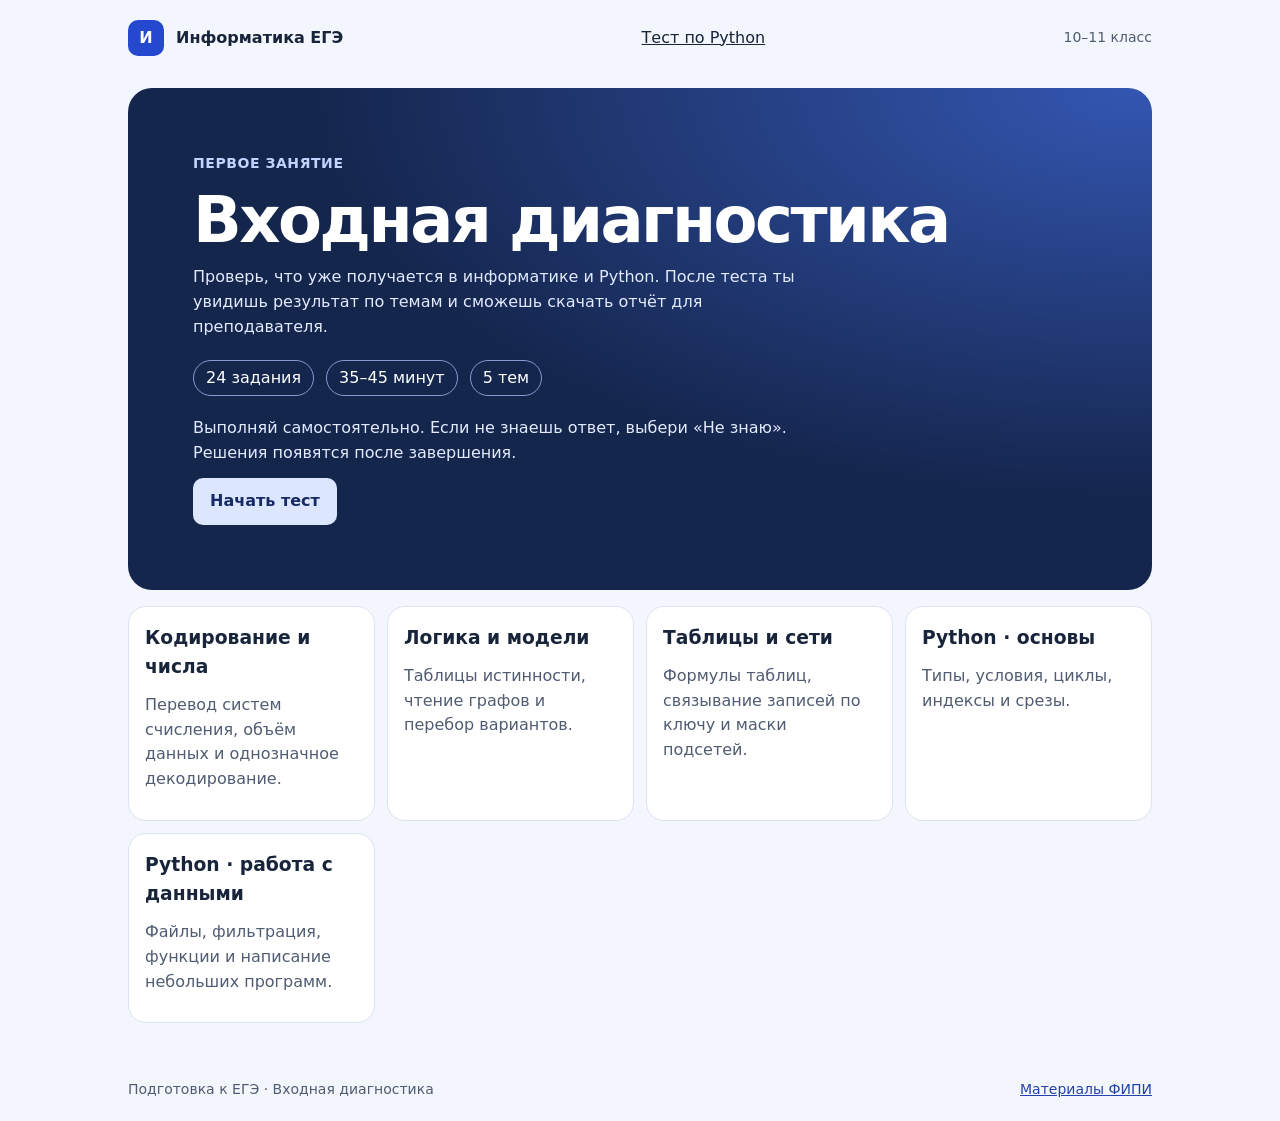
<file: index.html>
<!doctype html>
<html lang="ru">
<head>
<meta charset="utf-8">
<meta name="viewport" content="width=device-width, initial-scale=1">
<title>Входная диагностика · Информатика ЕГЭ</title>
<link rel="stylesheet" href="style.css">
<script defer src="questions.js"></script>
<script defer src="app.js"></script>
</head>
<body>
<header class="mast"><div><span class="brand">И</span><strong>Информатика ЕГЭ</strong></div><a href="python-met/" style="color: inherit; text-decoration: underline;">Тест по Python</a><span>10–11 класс</span></header>
<main id="app"></main>
<footer><span>Подготовка к ЕГЭ · Входная диагностика</span><a href="https://fipi.ru/ege/demoversii-specifikacii-kodifikatory">Материалы ФИПИ</a></footer>
</body>
</html>
</file>
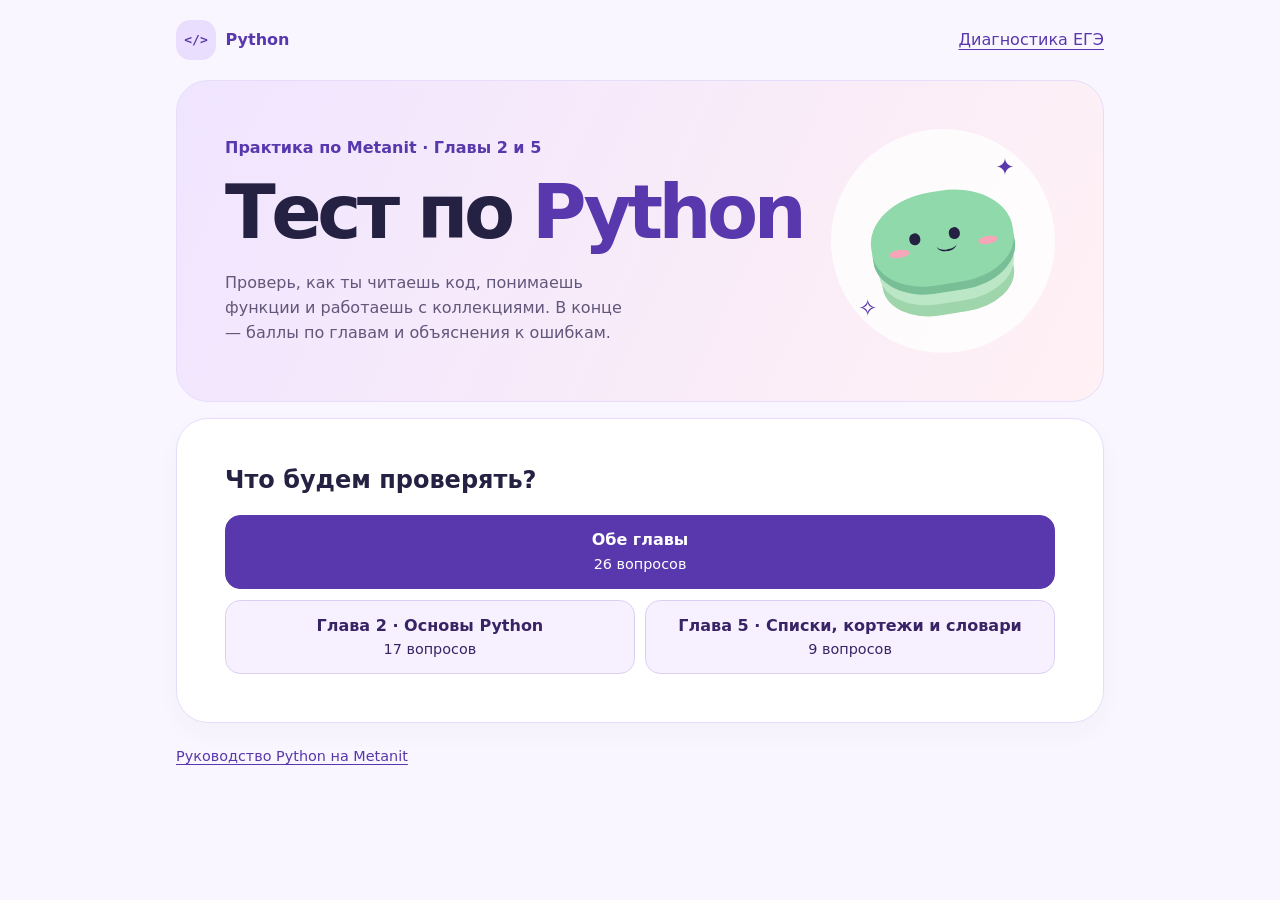
<file: python-met/index.html>
<!doctype html>
<html lang="ru">
<head>
  <meta charset="utf-8">
  <meta name="viewport" content="width=device-width, initial-scale=1">
  <meta name="description" content="Интерактивный тест по главам 2 и 5 руководства Python на Metanit с разбором ответов.">
  <title>Тест по Python · Главы 2 и 5</title>
  <link rel="stylesheet" href="style.css">
  <script defer src="questions.js"></script>
  <script defer src="app.js"></script>
</head>
<body>
  <header class="shell mast">
    <a class="brand" href="./"><span aria-hidden="true">&lt;/&gt;</span> Python</a>
    <a href="../">Диагностика ЕГЭ</a>
  </header>
  <main class="shell" id="app">
    <section class="hero">
      <div>
        <p class="eyebrow">Практика по Metanit · Главы 2 и 5</p>
        <h1>Тест по <em>Python</em></h1>
        <p>Проверь, как ты читаешь код, понимаешь функции и работаешь с коллекциями. В конце — баллы по главам и объяснения к ошибкам.</p>
      </div>
      <div class="mascot" aria-hidden="true">
        <span class="star first">✦</span><span class="star second">✧</span>
        <div class="snake"><span class="cheeks"></span><span class="smile"></span></div>
      </div>
    </section>
    <section class="panel">
      <h2>Что будем проверять?</h2>
      <div class="modes">
        <button data-chapters="2,5" type="button" class="primary">Обе главы <span>26 вопросов</span></button>
        <button data-chapters="2" type="button">Глава 2 · Основы Python <span>17 вопросов</span></button>
        <button data-chapters="5" type="button">Глава 5 · Списки, кортежи и словари <span>9 вопросов</span></button>
      </div>
    </section>
  </main>
  <footer class="shell"><a href="https://metanit.com/python/tutorial/">Руководство Python на Metanit</a></footer>
</body>
</html>
</file>
<file: style.css>
:root{color-scheme:light;--ink:#17243a;--sub:#505c72;--blue:#2549ce;--line:#dce3f0;--paper:#f3f6fc;font:16px/1.55 system-ui,sans-serif}
*{box-sizing:border-box}
body{margin:0;background:var(--paper);color:var(--ink)}
.mast,footer{max-width:1080px;margin:auto;padding:20px 28px;display:flex;justify-content:space-between;align-items:center;gap:14px}
.mast div{display:flex;align-items:center;gap:12px}
.brand{display:grid;place-items:center;background:var(--blue);color:white;width:36px;height:36px;border-radius:10px;font-weight:800}
.mast>span,footer{color:var(--sub);font-size:.875rem}
main{max-width:1080px;margin:auto;padding:12px 28px 20px}
.hero{background:#15264d;color:white;border-radius:24px;padding:clamp(24px,6vw,65px);background-image:radial-gradient(ellipse at 98% 0%,#3356b1,transparent 58%)}
.eyebrow{font-size:.875rem;font-weight:700;letter-spacing:.04em}
.hero .eyebrow{color:#c3d2ff}
h1,h2,h3,p{margin:0 0 12px}
h1{font-size:clamp(2rem,6vw,4rem);line-height:1.04;letter-spacing:-.04em}
h2{font-size:clamp(1.35rem,4vw,2rem);line-height:1.2}
.hero p{max-width:610px;color:#e3eafe}
.meta,.actions,.stats{display:flex;flex-wrap:wrap;gap:12px;align-items:center}
.meta{margin:20px 0}
.meta span{padding:5px 12px;border:1px solid #879bd2;border-radius:20px}
button{border:1px solid transparent;border-radius:10px;padding:10px 16px;font:inherit;font-weight:650;cursor:pointer;background:var(--blue);color:white}
button:hover{filter:brightness(.91)}
button.secondary{color:var(--ink);background:white;border-color:var(--line)}
.hero button{background:#dce6ff;color:#162a63}
:focus-visible{outline:3px solid #6481fb;outline-offset:3px}
.card,.side,.topic{background:white;border:1px solid var(--line);border-radius:18px;padding:clamp(16px,4vw,30px)}
.topics{display:grid;grid-template-columns:repeat(auto-fit,minmax(230px,1fr));gap:12px;margin:16px 0}
.topic{padding:16px}
.topic p,.muted{color:var(--sub)}
.quiz{display:grid;grid-template-columns:minmax(0,1fr) 250px;gap:16px}
.side{align-self:start;padding:16px}
.nav{display:grid;grid-template-columns:repeat(6,1fr);gap:5px;margin:12px 0}
.nav button{padding:4px 0;border-radius:7px}
.nav button.done{background:#e2ebff;color:#1b3fa5}
.nav button.unknown{background:#fff0d6;color:#754500}
.nav button[aria-current]{outline:2px solid var(--blue);outline-offset:1px}
progress{width:100%;accent-color:var(--blue)}
pre{white-space:pre-wrap;overflow-wrap:anywhere;background:#edf2fc;border-radius:10px;padding:14px;font-size:.95rem}
fieldset{border:0;margin:0;padding:0;min-width:0}
legend{font-weight:650;margin-bottom:8px}
.choice{display:flex;align-items:baseline;gap:8px;margin:8px 0;padding:9px 12px;border:1px solid var(--line);border-radius:9px;overflow-wrap:anywhere}
.choice:has(input:checked){background:#eaf0ff;border-color:#7893f0}
input[type=text],textarea{width:100%;border:1px solid #8390a7;border-radius:8px;padding:10px;font:inherit}
textarea{font-family:monospace;min-height:125px}
.actions{margin-top:16px}
.stats div{border-radius:10px;background:#edf2fc;padding:9px 13px}
.stats strong{display:block;font-size:1.3rem}
details{border-bottom:1px solid var(--line);padding:11px 0}
summary{cursor:pointer;font-weight:650}
a{color:#2342ad}
@media(max-width:720px){.quiz{grid-template-columns:1fr}.mast,main,footer{padding-left:14px;padding-right:14px}.nav{grid-template-columns:repeat(8,1fr)}}
</file>
<file: python-met/style.css>
:root {
  color-scheme: light;
  font: 100%/1.55 ui-rounded, "Avenir Next", system-ui, sans-serif;
  color: #242143;
  background: #f9f6ff;
  --purple: #5838ac;
  --muted: #60577a;
  --line: #e6ddfa;
}
* { box-sizing: border-box; }
body { margin: 0; }
a { color: var(--purple); text-underline-offset: .22em; }
.shell { width: min(58rem, calc(100% - 2rem)); margin-inline: auto; }
.mast { display: flex; align-items: center; justify-content: space-between; gap: .75rem; min-height: 5rem; }
.brand { display: flex; align-items: center; gap: .6rem; font-weight: 800; text-decoration: none; }
.brand span { display: grid; place-items: center; width: 2.5rem; aspect-ratio: 1; background: #eadeff; border-radius: .9rem; font-family: monospace; }
.hero, .panel { padding: clamp(1.2rem, 5vw, 3rem); border: 1px solid var(--line); border-radius: 2rem; }
.hero { display: grid; grid-template-columns: 1fr auto; align-items: center; gap: 1.5rem; background: linear-gradient(115deg, #f0e5ff, #fff1f4); }
.eyebrow { color: var(--purple); font-weight: 750; margin: 0; }
h1, h2, h3 { line-height: 1.15; margin: 0 0 .7rem; }
h1 { font-size: clamp(2.35rem, 7vw, 4.65rem); letter-spacing: -.06em; margin-top: .55rem; }
h1 em { color: var(--purple); font-style: normal; }
.hero p:last-child { color: var(--muted); max-width: 39ch; margin-bottom: 0; }
.mascot { position: relative; display: grid; place-items: center; width: clamp(8rem, 25vw, 14rem); aspect-ratio: 1; border-radius: 50%; background: #fffc; }
.snake { position: relative; width: 64%; height: 45%; border-radius: 46% 46% 40% 40%; background: #90d9aa; box-shadow: inset 0 -.5rem #78be97, 0 .9rem 0 -.22rem #bce7c7, 0 1.7rem 0 -.32rem #9ed5ab; transform: rotate(-9deg); }
.snake::before { content: ''; position: absolute; width: 8%; aspect-ratio: 1; top: 38%; left: 27%; border-radius: 50%; background: #242143; box-shadow: 2.5em 0 #242143; }
.cheeks { position: absolute; inset: 52% 12% auto; display: flex; justify-content: space-between; }
.cheeks::before, .cheeks::after { content: ''; width: 18%; height: .48rem; background: #f7a5b8; border-radius: 50%; }
.smile { position: absolute; left: 45%; top: 48%; width: 14%; height: 13%; border-bottom: 2px solid #242143; border-radius: 50%; }
.star { position: absolute; color: var(--purple); font-size: 1.45rem; }
.first { top: 9%; right: 18%; }
.second { bottom: 12%; left: 12%; }
.panel { background: white; margin-top: 1rem; box-shadow: 0 10px 24px #4f317208; }
.modes, .choices { display: grid; gap: .65rem; }
.modes { grid-template-columns: repeat(2, minmax(0, 1fr)); margin-top: 1.25rem; }
.modes .primary { grid-column: 1 / -1; }
button, .choice { border: 1px solid #dcd0f2; border-radius: .95rem; padding: .8rem 1rem; color: #382465; background: #f7f1ff; font: inherit; cursor: pointer; }
button { font-weight: 700; }
button:hover:not(:disabled), .choice:hover { background: #eee2ff; }
button:disabled { opacity: .48; cursor: default; }
.primary, .primary:hover:not(:disabled) { background: var(--purple); color: white; border-color: var(--purple); }
.primary:hover:not(:disabled) { background: #46298e; }
.modes span { display: block; font-size: .9rem; font-weight: 500; }
:focus-visible { outline: 3px solid #754ed1; outline-offset: 3px; }
.progress { display: flex; justify-content: space-between; flex-wrap: wrap; gap: .5rem; color: var(--muted); }
progress { display: block; width: 100%; height: .65rem; margin: .55rem 0 1.55rem; accent-color: var(--purple); }
pre { white-space: pre; overflow-x: auto; padding: 1rem; border-radius: .95rem; background: #27213d; color: #f8edff; }
code { font: .95rem/1.6 ui-monospace, Menlo, monospace; }
.choice { display: flex; align-items: baseline; gap: .65rem; overflow-wrap: anywhere; }
.choice:has(input:checked) { background: #efe5ff; border-color: var(--purple); }
input[type=radio] { accent-color: var(--purple); flex: none; }
.actions { display: flex; justify-content: space-between; flex-wrap: wrap; gap: .6rem; margin-top: 1.25rem; }
.score { color: var(--purple); font-size: clamp(2rem, 6vw, 3.5rem); font-weight: 800; margin: .3rem 0; }
details { padding: .8rem 0; border-top: 1px solid var(--line); }
summary { font-weight: 700; cursor: pointer; }
footer { padding-block: 1.35rem; font-size: .9rem; }
@media (max-width: 39rem) {
  .hero { gap: .65rem; }
  .mascot { width: 5.2rem; align-self: start; }
  .snake::before { box-shadow: 1.2em 0 #242143; }
  .modes { grid-template-columns: 1fr; }
}
</file>
